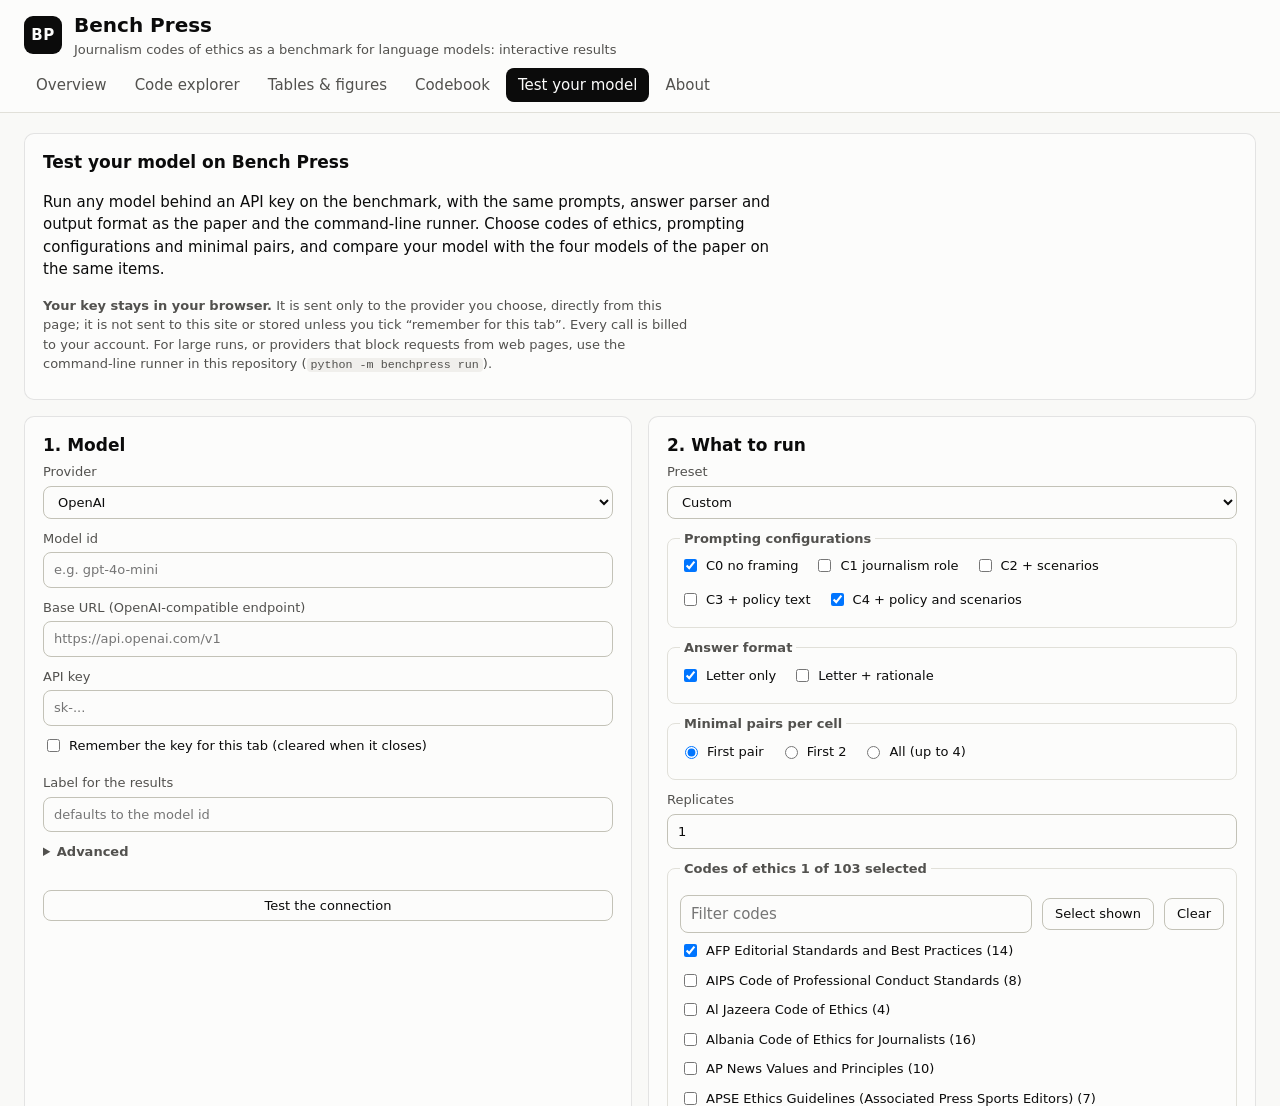
<file: docs/run.html>
<!doctype html>
<html lang="en">
<head>
<meta charset="utf-8">
<meta name="viewport" content="width=device-width, initial-scale=1">
<!-- This page handles API keys: it loads no third-party script, and the policy below forbids inline and remote code.
     Requests go only to the model provider chosen on the page (connect-src). -->
<meta http-equiv="Content-Security-Policy" content="default-src 'self'; script-src 'self'; style-src 'self'; img-src 'self' data:; connect-src 'self' https: http://localhost:* http://127.0.0.1:*; base-uri 'none'; form-action 'none'; object-src 'none'">
<meta name="referrer" content="no-referrer">
<title>Test Your Model</title>
<meta name="description" content="Run a language model on the Bench Press benchmark from the browser, with your own API key.">
<link rel="stylesheet" href="assets/style.css">
</head>
<body>
<header class="top">
  <div class="brand">
    <span class="logo" aria-hidden="true">BP</span>
    <div>
      <h1>Bench Press</h1>
      <p class="sub">Journalism codes of ethics as a benchmark for language models: interactive results</p>
    </div>
  </div>
  <nav aria-label="Sections">
    <a href="index.html#overview">Overview</a>
    <a href="index.html#explorer">Code explorer</a>
    <a href="index.html#items">Tables &amp; figures</a>
    <a href="index.html#codebook">Codebook</a>
    <a href="run.html" class="active">Test your model</a>
    <a href="index.html#about">About</a>
  </nav>
</header>

<main>
  <div class="card prose">
    <h2>Test your model on Bench Press</h2>
    <p>Run any model behind an API key on the benchmark, with the same prompts, answer parser and output format as the
      paper and the command-line runner. Choose codes of ethics, prompting configurations and minimal pairs, and compare
      your model with the four models of the paper on the same items.</p>
    <p class="hint"><b>Your key stays in your browser.</b> It is sent only to the provider you choose, directly from
      this page; it is not sent to this site or stored unless you tick &ldquo;remember for this tab&rdquo;. Every call
      is billed to your account. For large runs, or providers that block requests from web pages, use the
      command-line runner in this repository (<code>python -m benchpress run</code>).</p>
  </div>

  <div id="load-status" class="card hint">Loading the benchmark&hellip;</div>

  <div class="grid2" id="setup" hidden>
    <section class="card">
      <h2>1. Model</h2>
      <div class="form">
        <label>Provider
          <select id="provider"></select>
        </label>
        <label>Model id
          <input id="model" placeholder="e.g. gpt-4o-mini" autocomplete="off" spellcheck="false">
        </label>
        <label id="baseurl-row">Base URL (OpenAI-compatible endpoint)
          <input id="baseurl" placeholder="https://your-server/v1" autocomplete="off" spellcheck="false">
        </label>
        <label id="key-row">API key
          <input id="apikey" type="password" autocomplete="off" spellcheck="false" placeholder="sk-...">
        </label>
        <label class="check"><input type="checkbox" id="remember"> Remember the key for this tab (cleared when it closes)</label>
        <label>Label for the results
          <input id="label" placeholder="defaults to the model id" autocomplete="off">
        </label>
        <details>
          <summary>Advanced</summary>
          <div class="form">
            <label>Temperature <span class="hint">(empty = provider default, as in the paper)</span>
              <input id="temperature" type="number" step="0.1" min="0" max="2">
            </label>
            <label>Output budget per call <span class="hint">(empty = 32 letter / 512 rationale; 4096 for reasoning models)</span>
              <input id="maxtokens" type="number" min="1">
            </label>
            <label class="check"><input type="checkbox" id="reasoning"> Treat as a reasoning model</label>
            <label>Parallel requests
              <input id="workers" type="number" min="1" max="16" value="4">
            </label>
          </div>
        </details>
        <p id="provider-note" class="hint"></p>
        <button class="btn" id="test-btn" type="button">Test the connection</button>
        <p id="test-out" class="hint" role="status"></p>
      </div>
    </section>

    <section class="card">
      <h2>2. What to run</h2>
      <div class="form">
        <label>Preset
          <select id="preset">
            <option value="smoke">Quick check: 40 random stimuli, letter arm</option>
            <option value="lite">One minimal pair per cell, all configurations (9,190 calls on all codes)</option>
            <option value="standard">Full benchmark, letter arm, one replicate (36,590 calls)</option>
            <option value="paper">Paper protocol: both arms, two replicates (146,360 calls)</option>
            <option value="custom" selected>Custom</option>
          </select>
        </label>
        <fieldset><legend>Prompting configurations</legend><div id="configs" class="chips"></div></fieldset>
        <fieldset><legend>Answer format</legend>
          <div class="chips">
            <label class="check"><input type="checkbox" name="arm" value="letter" checked> Letter only</label>
            <label class="check"><input type="checkbox" name="arm" value="rationale"> Letter + rationale</label>
          </div>
        </fieldset>
        <fieldset><legend>Minimal pairs per cell</legend>
          <div class="chips" id="pairs">
            <label class="check"><input type="radio" name="pairs" value="1" checked> First pair</label>
            <label class="check"><input type="radio" name="pairs" value="2"> First 2</label>
            <label class="check"><input type="radio" name="pairs" value="all"> All (up to 4)</label>
          </div>
        </fieldset>
        <label>Replicates
          <input id="replicates" type="number" min="1" max="5" value="1">
        </label>
        <fieldset><legend>Codes of ethics <span id="codes-count" class="hint"></span></legend>
          <div class="table-tools">
            <input id="codes-search" type="search" placeholder="Filter codes" aria-label="Filter codes">
            <button class="btn" id="codes-all" type="button">Select shown</button>
            <button class="btn" id="codes-none" type="button">Clear</button>
          </div>
          <div id="codes" class="code-list"></div>
        </fieldset>
      </div>
    </section>
  </div>

  <section class="card" id="plan-card" hidden>
    <div class="card-head">
      <h2>3. Plan and run</h2>
      <div class="btns">
        <label class="btn file-btn">Resume from results.jsonl<input type="file" id="resume" accept=".jsonl,.json,.txt"></label>
        <button class="btn" id="run-btn" type="button">Start</button>
        <button class="btn" id="stop-btn" type="button" disabled>Stop</button>
        <button class="btn" id="dl-btn" type="button" disabled>Download results.jsonl</button>
      </div>
    </div>
    <p id="plan" class="plan"></p>
    <details><summary>Example prompt</summary><pre id="example" class="example"></pre></details>
    <div class="progress" aria-hidden="true"><div id="bar"></div></div>
    <p id="progress" class="hint" role="status"></p>
    <pre id="log" class="log" hidden></pre>
  </section>

  <section class="card" id="results-card" hidden>
    <div class="card-head">
      <h2>4. Results</h2>
      <button class="btn" id="csv-btn" type="button">Download summary CSV</button>
    </div>
    <p class="hint">Accuracy = share of parsed answers choosing the passage the code supports; 50% is chance. The four
      paper models are computed on the same codes, tensions and configurations, over all of their minimal pairs, in the
      arm without a rationale request. To score these results with confidence intervals, run
      <code>python -m benchpress score results.jsonl</code>.</p>
    <h3>By configuration</h3>
    <div id="res-config" class="table-wrap"></div>
    <h3>By code of ethics</h3>
    <div id="res-codes" class="table-wrap"></div>
    <h3>By value tension</h3>
    <div id="res-cells" class="table-wrap"></div>
    <h3>Answers that could not be parsed</h3>
    <div id="res-unparsed"></div>
  </section>
</main>
<script src="data/explorer.js"></script>
<script src="assets/bench.js"></script>
<script src="assets/runner.js"></script>
</body>
</html>
</file>
<file: docs/assets/style.css>
/* Bench Press dashboard. Light only: the paper's figures (shown as images) have white backgrounds, and the model
   colours (the paper's Okabe-Ito set) pass the palette checks on the light surface but not on a dark one. */
:root {
  color-scheme: light;
  --page: #f9f9f7;
  --surface: #fcfcfb;
  --ink: #0b0b0b;
  --ink-2: #52514e;
  --muted: #898781;
  --grid: #e1e0d9;
  --axis: #c3c2b7;
  --ring: rgba(11, 11, 11, 0.10);
  --accent: #0072B2;
  /* model identity, fixed order, as in the paper's figures (Okabe-Ito; validated: light surface, all pairs;
     sky blue and orange are below 3:1, so every chart also has direct labels or a table view) */
  --m1: #0072B2; --m2: #56B4E9; --m3: #E69F00; --m4: #009E73;
  --radius: 10px;
  font-family: system-ui, -apple-system, "Segoe UI", sans-serif;
}
* { box-sizing: border-box; }
body { margin: 0; background: var(--page); color: var(--ink); font-size: 15px; line-height: 1.5; }
a { color: var(--accent); }
code { font-size: 0.9em; background: #f0efec; padding: 0 4px; border-radius: 4px; }

.top { position: sticky; top: 0; z-index: 10; background: var(--surface); border-bottom: 1px solid var(--grid);
  display: flex; flex-wrap: wrap; align-items: center; justify-content: space-between; gap: 8px 24px; padding: 10px 24px; }
.brand { display: flex; align-items: center; gap: 12px; }
.logo { display: grid; place-items: center; width: 38px; height: 38px; border-radius: 9px; background: var(--ink);
  color: var(--surface); font-weight: 700; letter-spacing: 0.5px; }
h1 { font-size: 20px; margin: 0; }
.sub { margin: 0; color: var(--ink-2); font-size: 13px; }
nav { display: flex; flex-wrap: wrap; gap: 4px; }
nav a { text-decoration: none; color: var(--ink-2); padding: 6px 12px; border-radius: 8px; font-weight: 500; }
nav a:hover { background: #f0efec; }
nav a.active { background: var(--ink); color: var(--surface); }

main { max-width: 1320px; margin: 0 auto; padding: 20px 24px 60px; }
h2 { font-size: 17px; margin: 0 0 4px; }
h3 { font-size: 15px; margin: 18px 0 6px; }
.card { background: var(--surface); border: 1px solid var(--ring); border-radius: var(--radius); padding: 16px 18px;
  margin: 0 0 16px; }
figure.card { margin: 0 0 16px; }
figcaption p, .hint { color: var(--ink-2); font-size: 13px; margin: 0 0 8px; }
.prose p, .prose li { max-width: 78ch; }
.card-head { display: flex; align-items: center; justify-content: space-between; gap: 12px; }
.grid2 { display: grid; grid-template-columns: repeat(auto-fit, minmax(min(440px, 100%), 1fr)); gap: 16px; }
.grid2 > *, .item-pane { min-width: 0; }
.chart { width: 100%; min-height: 360px; }

.tiles { display: grid; grid-template-columns: repeat(auto-fit, minmax(160px, 1fr)); gap: 12px; margin-bottom: 16px; }
.tile { background: var(--surface); border: 1px solid var(--ring); border-radius: var(--radius); padding: 12px 16px; }
.tile .v { font-size: 28px; font-weight: 650; line-height: 1.1; }
.tile .k { color: var(--ink-2); font-size: 13px; }

.filters { display: flex; flex-wrap: wrap; align-items: flex-end; gap: 12px 20px; margin: 0 0 14px; }
.filters label { display: flex; flex-direction: column; gap: 4px; font-size: 13px; color: var(--ink-2); font-weight: 500; }
.filters .grow { flex: 1 1 420px; }
select, input[type="search"], input[list] { font: inherit; color: var(--ink); background: var(--surface);
  border: 1px solid var(--axis); border-radius: 8px; padding: 7px 10px; }
input[list], .filters .grow select { width: 100%; }
.filters label .hint { font-weight: 400; margin-left: 6px; }
.btn { font: inherit; font-size: 13px; background: var(--surface); color: var(--ink); border: 1px solid var(--axis);
  border-radius: 8px; padding: 5px 12px; cursor: pointer; }
.btn:hover { background: #f0efec; }
.meta { color: var(--ink-2); font-size: 13px; margin: -4px 0 12px; }

/* tables */
.table-wrap { overflow: auto; max-height: 70vh; border: 1px solid var(--grid); border-radius: 8px; }
table { border-collapse: collapse; width: 100%; font-size: 13px; }
th, td { padding: 6px 10px; border-bottom: 1px solid var(--grid); text-align: left; vertical-align: top; }
th { position: sticky; top: 0; background: #f4f3ef; font-weight: 600; cursor: pointer; white-space: nowrap; user-select: none; }
th[aria-sort="ascending"]::after { content: " \2191"; color: var(--muted); }
th[aria-sort="descending"]::after { content: " \2193"; color: var(--muted); }
td.num { text-align: right; font-variant-numeric: tabular-nums; white-space: nowrap; }
tbody tr:hover td { background: #f6f5f1; }
td.heat { text-align: right; font-variant-numeric: tabular-nums; font-weight: 600; }
.table-tools { display: flex; flex-wrap: wrap; gap: 10px; align-items: center; margin: 8px 0; }
.table-tools input { flex: 1 1 240px; }

/* rank bars */
.ranks { display: grid; gap: 14px; padding-top: 8px; }
.rank-row { display: grid; grid-template-columns: 150px 1fr 70px; align-items: center; gap: 10px; font-size: 13px; }
.rank-track { position: relative; height: 10px; background: #f0efec; border-radius: 5px; }
.rank-dot { position: absolute; top: -3px; width: 16px; height: 16px; border-radius: 50%; border: 2px solid var(--surface);
  transform: translateX(-50%); box-shadow: 0 0 0 1px var(--ring); }
.key { display: inline-block; width: 14px; height: 3px; border-radius: 2px; vertical-align: middle; margin-right: 6px; }

/* items */
.items-layout { display: grid; grid-template-columns: 330px minmax(0, 1fr); gap: 16px; align-items: start; }
.sidebar { position: sticky; top: 76px; max-height: calc(100vh - 96px); overflow: auto; background: var(--surface);
  border: 1px solid var(--ring); border-radius: var(--radius); padding: 12px; }
.sidebar input[type="search"] { width: 100%; margin-bottom: 8px; }
.check { display: flex; gap: 6px; align-items: center; font-size: 13px; color: var(--ink-2); margin-bottom: 8px; }
.sec-title { font-size: 12px; text-transform: uppercase; letter-spacing: 0.04em; color: var(--muted); margin: 12px 0 4px; }
.it-link { display: grid; grid-template-columns: 74px 1fr; gap: 6px; padding: 5px 6px; border-radius: 6px;
  text-decoration: none; color: var(--ink); font-size: 13px; line-height: 1.3; }
.it-link:hover { background: #f0efec; }
.it-link.active { background: #e6f0f8; }
.it-num { font-weight: 600; color: var(--ink-2); white-space: nowrap; }
.item-pane .card { scroll-margin-top: 80px; }
.badges { display: flex; gap: 6px; flex-wrap: wrap; margin-bottom: 8px; }
.badge { font-size: 12px; border-radius: 999px; padding: 2px 10px; border: 1px solid var(--axis); color: var(--ink-2); }
.badge.online { border-color: var(--accent); color: var(--accent); }
.caption { font-size: 15px; font-weight: 500; margin: 0 0 10px; }
.item-img { width: 100%; height: auto; border: 1px solid var(--grid); border-radius: 8px; background: #fff; }
details.notes { margin-top: 12px; }
details.notes summary { cursor: pointer; color: var(--ink-2); font-weight: 600; font-size: 13px; }
.notes h4 { font-size: 13px; margin: 10px 0 2px; }
.notes ul { margin: 2px 0; padding-left: 18px; }
.notes li, .notes p { font-size: 13px; color: var(--ink-2); }

.tooltip { position: fixed; pointer-events: none; z-index: 50; background: var(--surface); border: 1px solid var(--ring);
  border-radius: 8px; padding: 6px 10px; font-size: 13px; box-shadow: 0 4px 16px rgba(0,0,0,0.08); }

/* runner page */
.form { display: grid; gap: 10px; }
.form label { display: flex; flex-direction: column; gap: 4px; font-size: 13px; color: var(--ink-2); font-weight: 500; }
.form label.check { flex-direction: row; align-items: center; gap: 6px; font-weight: 400; color: var(--ink); }
.form input:not([type=checkbox]):not([type=radio]), .form select { font: inherit; color: var(--ink); background: var(--surface);
  border: 1px solid var(--axis); border-radius: 8px; padding: 7px 10px; width: 100%; }
fieldset { border: 1px solid var(--grid); border-radius: 8px; padding: 8px 12px 10px; margin: 0; }
legend { font-size: 13px; color: var(--ink-2); font-weight: 600; padding: 0 4px; }
.chips { display: flex; flex-wrap: wrap; gap: 6px 16px; }
.code-list { max-height: 260px; overflow: auto; display: grid; gap: 2px; padding-right: 4px; }
.code-list label.check { font-size: 13px; }
details summary { cursor: pointer; color: var(--ink-2); font-size: 13px; font-weight: 600; }
.btns { display: flex; flex-wrap: wrap; gap: 8px; }
.btn:disabled { opacity: 0.45; cursor: default; }
.file-btn { position: relative; overflow: hidden; }
.file-btn input { position: absolute; inset: 0; opacity: 0; cursor: pointer; }
.plan { font-size: 14px; }
.example, .log { white-space: pre-wrap; font-size: 12px; background: #f4f3ef; border-radius: 8px; padding: 10px;
  max-height: 320px; overflow: auto; }
.log { color: #8c1f1c; }
.progress { height: 8px; background: #f0efec; border-radius: 4px; overflow: hidden; margin: 12px 0 6px; }
.progress div { height: 100%; width: 0; background: var(--accent); transition: width 0.3s; }
#results-card .table-wrap { max-height: 50vh; margin-bottom: 8px; }

@media (max-width: 900px) {
  .items-layout { grid-template-columns: 1fr; }
  .sidebar { position: static; max-height: 40vh; }
  .grid2 { grid-template-columns: 1fr; }
  main { padding: 16px; }
  .top { padding: 10px 16px; }
}
@media (forced-colors: active) { .rank-dot { forced-color-adjust: none; } }
</file>
